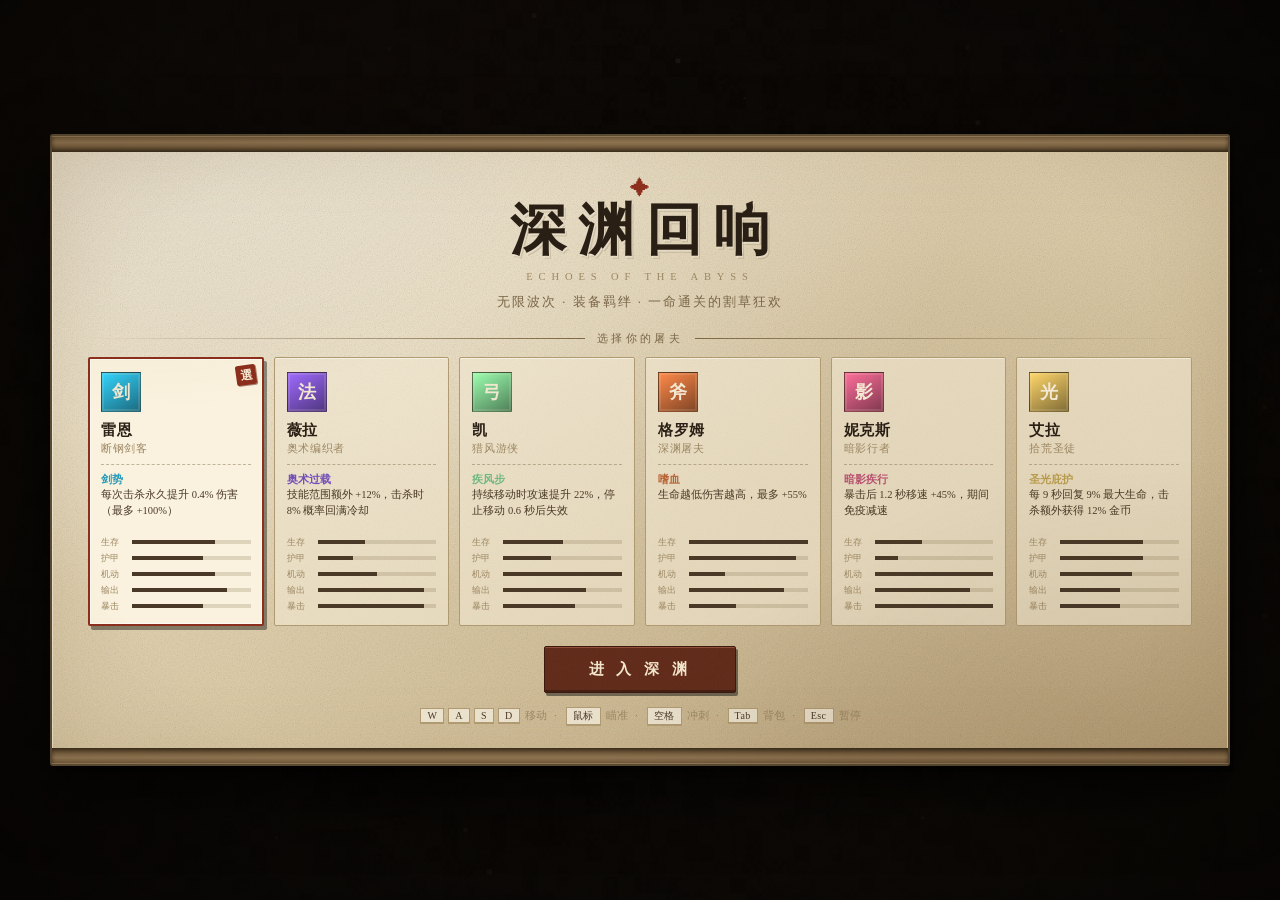
<file: index.html>
<!DOCTYPE html>
<html lang="zh-CN">
<head>
<meta charset="utf-8" />
<meta name="viewport" content="width=device-width,initial-scale=1,maximum-scale=1,user-scalable=no" />
<title>深渊回响 · Echoes of the Abyss</title>
<link rel="stylesheet" href="css/style.css" />
</head>
<body>
<div id="app">
  <canvas id="cv"></canvas>

  <!-- ======================= HUD ======================= -->
  <div id="hud" class="hidden">
    <!-- 左上：生命 -->
    <div class="hud-panel hero-panel">
      <div class="avatar" id="avatarBox"><span id="avatarGlyph">剑</span></div>
      <div class="bars">
        <div class="bar hp-bar">
          <i id="hpFill"></i>
          <span id="hpText">100 / 100</span>
        </div>
        <div class="bar xp-bar">
          <i id="xpFill"></i>
          <span id="xpText">Lv.1</span>
        </div>
      </div>
    </div>

    <!-- 中上：波次 -->
    <div class="hud-panel wave-panel">
      <div class="wave-line">
        <span class="wlabel">WAVE</span>
        <b id="waveNum">1</b>
      </div>
      <div class="wave-timer" id="waveTimer">45.0</div>
      <div class="kill-line">击杀 <b id="killNum">0</b></div>
    </div>

    <!-- 右上：金币 -->
    <div class="hud-panel gold-panel">
      <span class="coin">◈</span>
      <b id="goldNum">0</b>
    </div>

    <!-- 左下：佩戴位 + 背包 + 羁绊 -->
    <div class="hud-left-bottom">
      <div class="worn-line">
        <div class="worn-bar" id="wornBar"></div>
        <button class="bag-toggle" id="bagToggle">
          <span class="bag-glyph">▤</span>
          <span class="bag-label">背包</span>
          <b id="bagCount">0/12</b>
        </button>
      </div>
      <div class="bond-bar" id="bondBar"></div>
    </div>

    <!-- 右下 -->
    <div class="hud-right-bottom">
      <div class="dash-box" id="dashBox">
        <div class="dash-fill" id="dashFill"></div>
        <div class="dash-label">冲刺</div>
      </div>
      <div class="stat-list" id="statList"></div>
    </div>
  </div>

  <!-- ======================= 标题 / 选人 ======================= -->
  <div id="screen-title" class="screen show">
    <div class="title-scroll">
      <div class="scroll-top"></div>
      <div class="scroll-body">
        <div class="title-block">
          <div class="title-mark">✦</div>
          <h1>深渊回响</h1>
          <div class="title-en">ECHOES OF THE ABYSS</div>
          <div class="title-sub">无限波次 · 装备羁绊 · 一命通关的割草狂欢</div>
        </div>

        <div class="section-label">选择你的屠夫</div>
        <div class="char-select" id="charSelect"></div>

        <div class="title-actions">
          <button class="btn primary big" id="btnStart">进 入 深 渊</button>
        </div>
        <div class="hint-line">
          <kbd>W</kbd><kbd>A</kbd><kbd>S</kbd><kbd>D</kbd> 移动 &nbsp;·&nbsp;
          <kbd>鼠标</kbd> 瞄准 &nbsp;·&nbsp; <kbd>空格</kbd> 冲刺 &nbsp;·&nbsp;
          <kbd>Tab</kbd> 背包 &nbsp;·&nbsp; <kbd>Esc</kbd> 暂停
        </div>
      </div>
      <div class="scroll-bottom"></div>
    </div>
  </div>

  <!-- ======================= 升级三选一 ======================= -->
  <div id="screen-levelup" class="screen">
    <div class="panel">
      <div class="panel-head">
        <div class="panel-title"><span class="lvl-badge" id="lvlBadge">2</span> 等级提升</div>
        <div class="panel-sub">从深渊的馈赠中挑选一项</div>
        <div class="rule"><span>❦</span></div>
      </div>
      <div class="cards" id="perkCards"></div>
      <div class="panel-foot">
        <button class="btn ghost" id="btnRerollPerk">重掷 · <span class="coin">◈</span><b id="perkRerollCost">25</b></button>
      </div>
    </div>
  </div>

  <!-- ======================= 商店 ======================= -->
  <div id="screen-shop" class="screen">
    <div class="panel shop-panel">
      <div class="panel-head">
        <div class="panel-title">黑 市</div>
        <div class="panel-sub">第 <b id="shopWave">1</b> 波已清空 · 物资已上架</div>
        <div class="shop-gold"><span class="coin">◈</span><b id="shopGold">0</b></div>
        <div class="rule"><span>❦</span></div>
      </div>

      <div class="shop-columns">
        <div class="shop-grid" id="shopGrid"></div>
        <aside class="loadout-side">
          <div class="side-title">佩 戴</div>
          <div class="worn-bar mini" id="shopWornBar"></div>
          <div class="side-title">背 包 <span class="side-count" id="shopBagCount">0/12</span></div>
          <div class="bag-grid mini" id="shopBagGrid"></div>
          <div class="side-title">羁 绊</div>
          <div class="bond-bar mini" id="shopBondBar"></div>
        </aside>
      </div>

      <div class="panel-foot shop-actions">
        <div class="foot-left">
          <button class="btn ghost" id="btnRerollShop">刷新 <span class="coin">◈</span><b id="shopRerollCost">20</b></button>
          <button class="btn ghost" id="btnHeal">治疗 45% <span class="coin">◈</span><b id="healCost">30</b></button>
          <button class="btn ghost" id="btnShopBag">整理背包</button>
        </div>
        <button class="btn primary" id="btnNextWave">进入第 <b id="nextWaveNum">2</b> 波 →</button>
      </div>
    </div>
  </div>

  <!-- ======================= 背包 ======================= -->
  <div id="screen-bag" class="screen">
    <div class="panel bag-panel">
      <div class="panel-head">
        <div class="panel-title">行 囊</div>
        <div class="panel-sub">武器与护甲需置于佩戴位方生效 · 饰品置于行囊中即生效</div>
        <div class="rule"><span>❦</span></div>
      </div>

      <div class="bag-layout">
        <section class="worn-side">
          <div class="side-title">佩 戴 位</div>
          <div class="worn-bar big" id="bagWornBar"></div>
          <div class="worn-tip" id="wornTip">点击行囊中的武器 / 护甲可换上</div>
          <div class="side-title">羁 绊</div>
          <div class="bond-bar" id="bagBondBar"></div>
        </section>

        <section class="bag-side">
          <div class="side-title">
            行 囊
            <span class="side-count" id="bagCount2">0 / 12</span>
          </div>
          <div class="bag-grid" id="bagGrid"></div>
          <div class="bag-legend">
            <span class="lg lg-on">● 生效中</span>
            <span class="lg lg-off">○ 未生效</span>
            <span class="lg">点击装备 · 右上角 ⊗ 丢弃</span>
          </div>
        </section>
      </div>

      <div class="panel-foot">
        <button class="btn primary" id="btnCloseBag">返回战斗</button>
      </div>
    </div>
  </div>

  <!-- ======================= 暂停 ======================= -->
  <div id="screen-pause" class="screen">
    <div class="panel pause-panel">
      <div class="panel-head">
        <div class="panel-title">暂 停</div>
        <div class="rule"><span>❦</span></div>
      </div>
      <div class="pause-stats" id="pauseStats"></div>
      <div class="panel-foot">
        <button class="btn ghost" id="btnOpenBag2">行囊</button>
        <button class="btn primary" id="btnResume">继续</button>
        <button class="btn ghost" id="btnQuit">放弃本局</button>
      </div>
    </div>
  </div>

  <!-- ======================= 死亡 ======================= -->
  <div id="screen-death" class="screen">
    <div class="panel death-panel">
      <div class="death-seal">✝</div>
      <div class="death-title">深 渊 吞 噬 了 你</div>
      <div class="death-sub" id="deathSub">你坚持到了第 1 波</div>
      <div class="rule"><span>❦</span></div>
      <div class="death-stats" id="deathStats"></div>
      <button class="btn primary big" id="btnRestart">再 来 一 次</button>
    </div>
  </div>

  <div id="tipToast" class="toast"></div>
</div>

<!-- ============ 核心 ============ -->
<script src="js/core/rng.js"></script>
<script src="js/core/utils.js"></script>
<script src="js/core/grid.js"></script>
<script src="js/core/audio.js"></script>
<!-- ============ 数据 ============ -->
<script src="js/data/affixes.js"></script>
<script src="js/data/items.js"></script>
<script src="js/data/bonds.js"></script>
<script src="js/data/characters.js"></script>
<script src="js/data/perks.js"></script>
<script src="js/data/enemies.js"></script>
<script src="js/data/pixelart-actors.js"></script>
<script src="js/data/pixelart-items.js"></script>
<script src="js/data/pixelart-ground.js"></script>
<!-- ============ 模拟 ============ -->
<script src="js/sim/loot.js"></script>
<script src="js/sim/combat.js"></script>
<script src="js/sim/world.js"></script>
<script src="js/sim/net.js"></script>
<!-- ============ 渲染 / UI ============ -->
<script src="js/render/pixels.js"></script>
<script src="js/render/icons.js"></script>
<script src="js/render/renderer.js"></script>
<script src="js/ui/ui.js"></script>
<script src="js/main.js"></script>
</body>
</html>
</file>
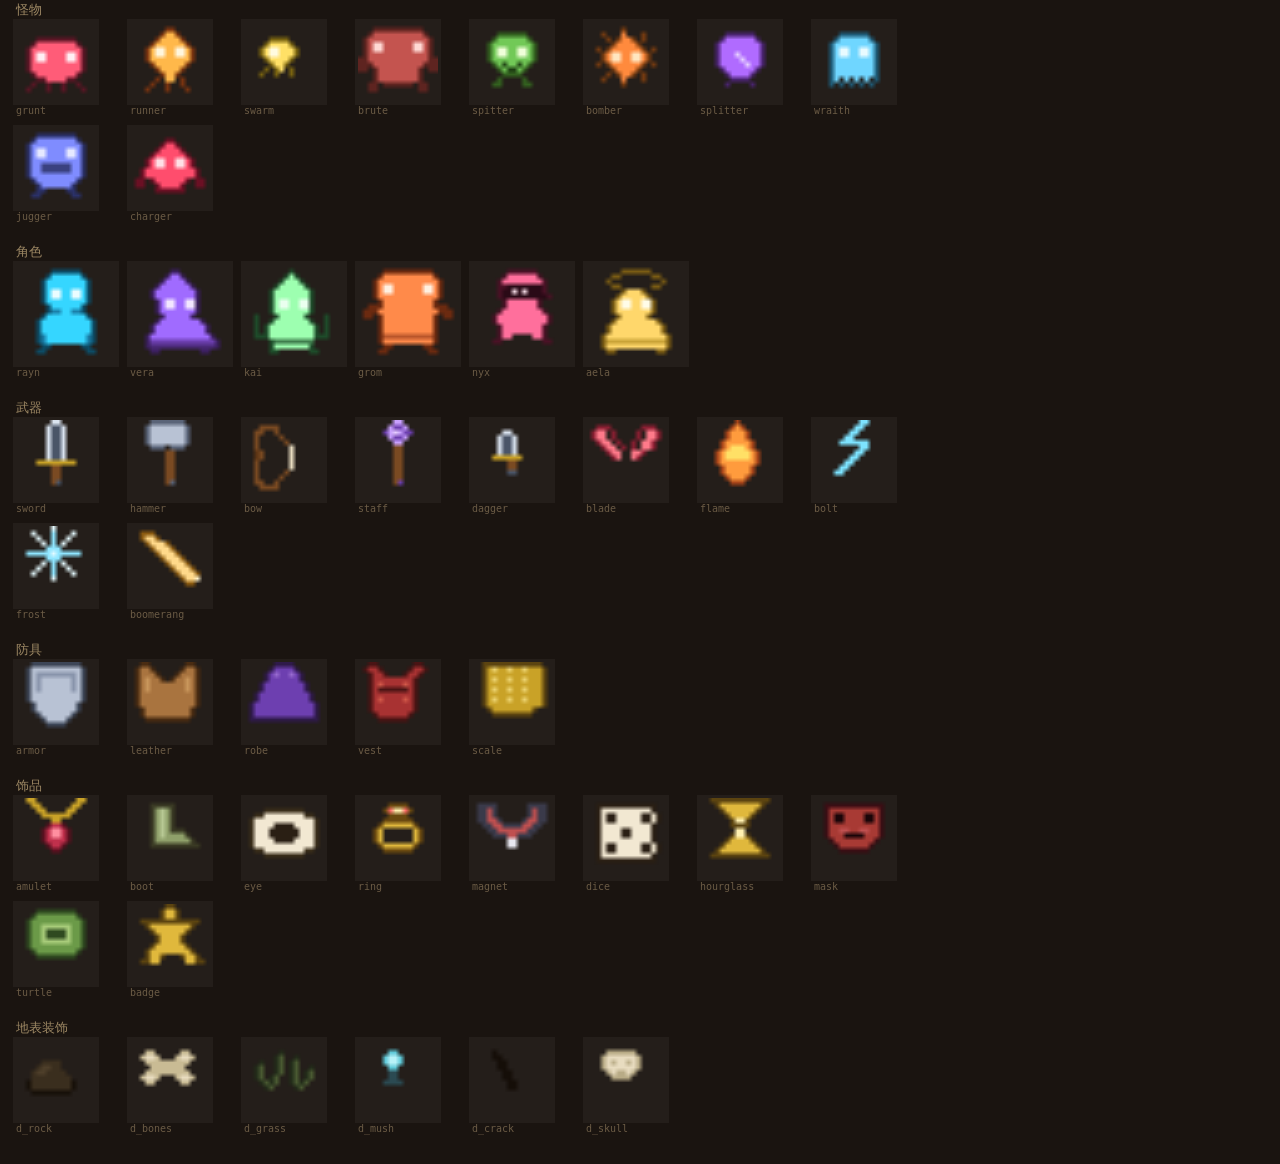
<file: test/gallery.html>
<!DOCTYPE html>
<html lang="zh-CN">
<head>
<meta charset="utf-8" />
<title>像素贴图一览</title>
<style>
  html,body{margin:0;background:#1a1410;color:#e9dcc0;font-family:Georgia,serif}
  canvas{display:block;image-rendering:pixelated}
  h3{margin:0;padding:14px 20px 0;font-size:13px;letter-spacing:.2em;color:#9c8763;font-weight:400}
</style>
</head>
<body>
<canvas id="c"></canvas>
<script src="../js/core/rng.js"></script>
<script src="../js/data/pixelart-actors.js"></script>
<script src="../js/data/pixelart-items.js"></script>
<script src="../js/data/pixelart-ground.js"></script>
<script src="../js/render/pixels.js"></script>
<script>
(function () {
  const SC = 5;          // 每个像素放大倍数
  const PAD = 10;
  const SECTIONS = [
    { title: '怪物', names: ['grunt','runner','swarm','brute','spitter','bomber','splitter','wraith','jugger','charger'] },
    { title: '角色', names: ['rayn','vera','kai','grom','nyx','aela'] },
    { title: '武器', names: ['sword','hammer','bow','staff','dagger','blade','flame','bolt','frost','boomerang'] },
    { title: '防具', names: ['armor','leather','robe','vest','scale'] },
    { title: '饰品', names: ['amulet','boot','eye','ring','magnet','dice','hourglass','mask','turtle','badge'] },
    { title: '地表装饰', names: ['d_rock','d_bones','d_grass','d_mush','d_crack','d_skull'] },
  ];

  const cv = document.getElementById('c');
  const ctx = cv.getContext('2d');
  ctx.imageSmoothingEnabled = false;

  // 布局：每个分区内每行最多 8 个
  const PER_ROW = 8;
  let y = 0;
  const plan = [];
  for (const sec of SECTIONS) {
    const cellH = Math.max(...sec.names.map(n => (RG.PIXEL_ART[n] ? RG.PIXEL_ART[n].h : 16))) * SC + 26;
    const rows = Math.ceil(sec.names.length / PER_ROW);
    plan.push({ sec, y, cellH, rows });
    y += 20 + rows * cellH + 10;
  }
  const W = 940;
  cv.width = W;
  cv.height = y + 10;
  cv.style.width = W + 'px';
  cv.style.height = (y + 10) + 'px';

  ctx.fillStyle = '#1a1410';
  ctx.fillRect(0, 0, cv.width, cv.height);
  ctx.textBaseline = 'alphabetic';

  for (const p of plan) {
    ctx.fillStyle = '#9c8763';
    ctx.font = '13px Georgia, serif';
    ctx.fillText(p.sec.title, 16, p.y + 14);

    p.sec.names.forEach((name, i) => {
      const spr = RG.pixel.sprite(name);
      if (!spr) return;
      const col = i % PER_ROW;
      const row = Math.floor(i / PER_ROW);
      const x = 16 + col * 114;
      const top = p.y + 22 + row * p.cellH;
      const w = spr.width * SC, h = spr.height * SC;
      ctx.fillStyle = 'rgba(255,255,255,.045)';
      ctx.fillRect(x - 3, top - 3, w + 6, h + 6);
      ctx.drawImage(spr, x, top, w, h);
      ctx.fillStyle = '#6b5b45';
      ctx.font = '10px monospace';
      ctx.fillText(name, x, top + h + 12);
    });
  }
})();
</script>
</body>
</html>
</file>
<file: css/style.css>
/* ==========================================================
   深渊回响 · Echoes of the Abyss
   视觉：羊皮纸 / 墨迹 / 火漆印 / 手工装帧
   原则：不使用玻璃拟态、不使用霓虹发光，用纸张纹理与
        实心投影建立层次。
   ========================================================== */

:root {
  /* 纸张 */
  --paper:      #e9dcc0;
  --paper-lit:  #f2e8d2;
  --paper-mid:  #ddcaa5;
  --paper-deep: #c9b489;
  --paper-dark: #b39c72;

  /* 墨 */
  --ink:        #2a1f14;
  --ink-soft:   #4a3927;
  --ink-faint:  #7a6547;
  --ink-ghost:  #9c8763;

  /* 线 */
  --line:       #b09a72;
  --line-deep:  #7d6845;
  --line-dark:  #5a4a30;

  /* 强调 */
  --seal:       #8c2f1c;
  --seal-deep:  #6b2113;
  --gold:       #9a7327;
  --moss:       #4d6b3c;

  /* 稀有度（浅纸上的可读版本） */
  --r-common: #5e4c36;
  --r-rare:   #23578c;
  --r-epic:   #663a8c;
  --r-legend: #9a6212;
  --r-mythic: #8c2f1c;

  --serif: "Songti SC", "SimSun", "STSong", "Noto Serif SC", "Source Han Serif SC", Georgia, "Times New Roman", serif;
  --serif-en: Georgia, "Times New Roman", "Songti SC", serif;
}

* { box-sizing: border-box; margin: 0; padding: 0; }

html, body {
  width: 100%; height: 100%;
  overflow: hidden;
  background: #0b0907;
  color: var(--ink);
  font-family: var(--serif);
  -webkit-font-smoothing: antialiased;
  user-select: none;
  -webkit-user-select: none;
}

#app { position: fixed; inset: 0; }

#cv {
  position: absolute; inset: 0;
  width: 100%; height: 100%;
  display: block;
  cursor: crosshair;
}

.hidden { display: none !important; }

/* ==========================================================
   纸张基材
   ========================================================== */
.paper-skin,
.hud-panel,
.panel,
.title-scroll,
.btn,
.bag-toggle {
  background-color: var(--paper);
  background-image:
    url("data:image/svg+xml,%3Csvg xmlns='http://www.w3.org/2000/svg' width='200' height='200'%3E%3Cfilter id='f'%3E%3CfeTurbulence type='fractalNoise' baseFrequency='0.82' numOctaves='4' stitchTiles='stitch'/%3E%3CfeColorMatrix type='saturate' values='0'/%3E%3C/filter%3E%3Crect width='200' height='200' filter='url(%23f)' opacity='0.30'/%3E%3C/svg%3E"),
    radial-gradient(ellipse at 15% 8%, rgba(255,252,240,.55), transparent 52%),
    radial-gradient(ellipse at 88% 92%, rgba(140,110,70,.26), transparent 58%),
    radial-gradient(ellipse at 70% 20%, rgba(160,130,85,.12), transparent 46%),
    linear-gradient(158deg, #f0e5cd 0%, #e3d3b1 45%, #d3bf95 100%);
  background-blend-mode: multiply, normal, normal, normal, normal;
}

/* ==========================================================
   像素图标
   ========================================================== */
.px-icon {
  width: 32px;
  height: 32px;
  display: block;
  image-rendering: pixelated;
  image-rendering: crisp-edges;
  -ms-interpolation-mode: nearest-neighbor;
}

.worn-slot .px-icon { width: 34px; height: 34px; }
.worn-bar.big .worn-slot .px-icon { width: 42px; height: 42px; flex: none; }
.worn-bar.mini .worn-slot .px-icon { width: 30px; height: 30px; }
.si-icon .px-icon { width: 38px; height: 38px; }
.bag-cell .px-icon { width: 44px; height: 44px; }
.bag-grid.mini .bag-cell .px-icon { width: 28px; height: 28px; }

/* 旧 SVG 规则保留兼容 */
.equip-slot svg { width: 30px; height: 30px; }

/* ==========================================================
   HUD
   ========================================================== */
#hud {
  position: absolute; inset: 0;
  pointer-events: none;
  font-size: 13px;
}

.hud-panel {
  position: absolute;
  border: 1px solid #6b5636;
  border-radius: 2px;
  background-color: #c6ae85;
  background-image:
    url("data:image/svg+xml,%3Csvg xmlns='http://www.w3.org/2000/svg' width='200' height='200'%3E%3Cfilter id='f'%3E%3CfeTurbulence type='fractalNoise' baseFrequency='0.8' numOctaves='4' stitchTiles='stitch'/%3E%3CfeColorMatrix type='saturate' values='0'/%3E%3C/filter%3E%3Crect width='200' height='200' filter='url(%23f)' opacity='0.38'/%3E%3C/svg%3E"),
    radial-gradient(ellipse at 14% 6%, rgba(255,248,228,.45), transparent 55%),
    radial-gradient(ellipse at 92% 96%, rgba(110,82,48,.42), transparent 62%),
    linear-gradient(158deg, #dbc9a4 0%, #c4ac81 52%, #ae9569 100%);
  background-blend-mode: multiply, normal, normal, normal;
  box-shadow:
    inset 0 1px 0 rgba(255,250,232,.55),
    inset 0 -1px 0 rgba(90,68,40,.28),
    inset 0 0 14px rgba(92,64,32,.18),
    2px 3px 0 rgba(0,0,0,.5);
}

/* ---- 左上：生命 ---- */
.hero-panel {
  top: 16px; left: 16px;
  display: flex; align-items: center; gap: 10px;
  padding: 7px 14px 7px 7px;
}

.avatar {
  width: 44px; height: 44px;
  display: grid; place-items: center;
  font-size: 20px; font-weight: 700;
  color: var(--paper-lit);
  background: linear-gradient(150deg, #6d5433, #3f301c);
  border: 1px solid var(--line-dark);
  border-radius: 2px;
  box-shadow: inset 0 0 0 2px rgba(233,220,192,.18), 1px 2px 0 rgba(0,0,0,.35);
  text-shadow: 0 1px 0 rgba(0,0,0,.6);
}

.bars { display: flex; flex-direction: column; gap: 4px; width: 208px; }

.bar {
  position: relative;
  height: 15px;
  border: 1px solid var(--line-dark);
  border-radius: 1px;
  background: rgba(90,70,45,.22);
  overflow: hidden;
  box-shadow: inset 0 1px 3px rgba(60,45,28,.35);
}
.bar i {
  position: absolute; left: 0; top: 0; bottom: 0;
  width: 100%; display: block;
  transition: width .12s linear;
}
.hp-bar i {
  background: linear-gradient(180deg, #a8392a, #7d2418);
  box-shadow: inset 0 1px 0 rgba(255,180,150,.35);
}
.xp-bar { height: 9px; }
.xp-bar i {
  background: linear-gradient(180deg, #5a7a52, #3e5738);
  box-shadow: inset 0 1px 0 rgba(200,230,180,.3);
}
.bar span {
  position: absolute; inset: 0;
  display: grid; place-items: center;
  font-family: var(--serif-en);
  font-size: 10px; font-weight: 700;
  letter-spacing: .04em;
  color: #f4ecd8;
  text-shadow: 0 1px 1px rgba(0,0,0,.85);
  z-index: 2;
  font-variant-numeric: tabular-nums;
}
.xp-bar span { font-size: 8.5px; }

/* ---- 中上：波次 ---- */
.wave-panel {
  top: 16px; left: 50%;
  transform: translateX(-50%);
  min-width: 132px;
  padding: 6px 20px 8px;
  text-align: center;
}
.wave-line {
  display: flex; align-items: baseline; justify-content: center; gap: 7px;
  font-family: var(--serif-en);
}
.wlabel { font-size: 9px; letter-spacing: .32em; color: var(--ink-ghost); }
.wave-line b { font-size: 19px; color: var(--seal); }
.wave-timer {
  font-family: var(--serif-en);
  font-size: 21px; font-weight: 400;
  color: var(--ink);
  line-height: 1.1;
  font-variant-numeric: tabular-nums;
}
.wave-timer.urgent { color: var(--seal); }
.kill-line { font-size: 9.5px; color: var(--ink-ghost); letter-spacing: .12em; }
.kill-line b { color: var(--ink-soft); font-family: var(--serif-en); }

/* ---- 右上：金币 ---- */
.gold-panel {
  top: 16px; right: 16px;
  display: flex; align-items: center; gap: 7px;
  padding: 9px 15px;
  min-width: 92px; justify-content: center;
  font-family: var(--serif-en);
  font-size: 16px; font-weight: 700;
  color: var(--gold);
}
.coin { color: var(--gold); font-size: 12px; }

/* ---- 左下 ---- */
.hud-left-bottom {
  position: absolute;
  left: 16px; bottom: 16px;
  display: flex; flex-direction: column; gap: 8px;
  max-width: 400px;
  align-items: flex-start;
}

.worn-line { display: flex; gap: 8px; align-items: flex-end; }

.worn-bar { display: flex; gap: 7px; }

.worn-slot {
  position: relative;
  width: 54px; height: 54px;
  border: 1px solid var(--line-deep);
  border-radius: 2px;
  display: grid; place-items: center;
  background-color: var(--paper-mid);
  background-image:
    url("data:image/svg+xml,%3Csvg xmlns='http://www.w3.org/2000/svg' width='120' height='120'%3E%3Cfilter id='f'%3E%3CfeTurbulence type='fractalNoise' baseFrequency='0.9' numOctaves='3'/%3E%3CfeColorMatrix type='saturate' values='0'/%3E%3C/filter%3E%3Crect width='120' height='120' filter='url(%23f)' opacity='0.3'/%3E%3C/svg%3E");
  background-blend-mode: multiply;
  box-shadow:
    inset 0 1px 0 rgba(255,255,250,.5),
    1px 2px 0 rgba(0,0,0,.4);
  transition: transform .14s;
}
.worn-slot svg { width: 28px; height: 28px; }
.worn-slot:hover { transform: translateY(-2px); }
.worn-slot .slot-tag {
  position: absolute; bottom: -5px; left: 50%; transform: translateX(-50%);
  font-size: 8px; letter-spacing: .1em;
  color: var(--paper-lit);
  background: var(--ink-soft);
  padding: 0 5px; border-radius: 1px;
  white-space: nowrap;
}
.worn-slot.empty { opacity: .55; }
.worn-slot.empty svg { opacity: .28; }

/* 稀有度：用印泥色描边 */
.r-common { border-color: #7d6a4e; }
.r-rare   { border-color: #2b5f93; box-shadow: inset 0 1px 0 rgba(255,255,250,.5), 1px 2px 0 rgba(0,0,0,.4), inset 0 0 0 1px rgba(43,95,147,.4); }
.r-epic   { border-color: #6b3f8f; box-shadow: inset 0 1px 0 rgba(255,255,250,.5), 1px 2px 0 rgba(0,0,0,.4), inset 0 0 0 1px rgba(107,63,143,.4); }
.r-legend { border-color: #9a6212; box-shadow: inset 0 1px 0 rgba(255,255,250,.5), 1px 2px 0 rgba(0,0,0,.4), inset 0 0 0 1px rgba(154,98,18,.45); }
.r-mythic { border-color: #8c2f1c; box-shadow: inset 0 1px 0 rgba(255,255,250,.5), 1px 2px 0 rgba(0,0,0,.4), inset 0 0 0 1px rgba(140,47,28,.5); }

/* 背包按钮 */
.bag-toggle {
  pointer-events: auto;
  display: flex; align-items: center; gap: 6px;
  padding: 8px 12px;
  border: 1px solid var(--line-deep);
  border-radius: 2px;
  font-family: var(--serif);
  font-size: 11.5px;
  color: var(--ink-soft);
  cursor: pointer;
  transition: transform .14s;
  box-shadow: inset 0 1px 0 rgba(255,255,250,.6), 1px 2px 0 rgba(0,0,0,.4);
}
.bag-toggle:hover { transform: translateY(-2px); }
.bag-glyph { font-size: 13px; color: var(--ink-faint); }
.bag-toggle b { font-family: var(--serif-en); color: var(--seal); font-size: 11px; }
.bag-toggle.full { border-color: var(--seal); background-color: #f0dcc0; }
.bag-toggle.full b { color: var(--seal-deep); }

/* 羁绊 */
.bond-bar { display: flex; flex-wrap: wrap; gap: 5px; }
.bond-chip {
  display: flex; align-items: center; gap: 5px;
  padding: 2px 7px;
  border: 1px solid var(--line);
  border-radius: 1px;
  font-size: 10.5px;
  color: var(--ink-ghost);
  background: rgba(233,220,192,.82);
  box-shadow: 1px 1px 0 rgba(0,0,0,.28);
}
.bond-chip.active {
  color: var(--ink);
  border-color: var(--line-deep);
  background: rgba(242,232,210,.96);
}
.bond-chip b { font-family: var(--serif-en); font-size: 10px; }
.bond-chip .bdot {
  width: 5px; height: 5px; border-radius: 50%;
  background: currentColor; opacity: .35;
}
.bond-chip.active .bdot { opacity: 1; }

/* ---- 右下 ---- */
.hud-right-bottom {
  position: absolute;
  right: 16px; bottom: 16px;
  display: flex; align-items: flex-end; gap: 10px;
}

.dash-box {
  position: relative;
  width: 54px; height: 54px;
  border: 1px solid var(--line-deep);
  border-radius: 2px;
  overflow: hidden;
  display: grid; place-items: center;
  background-color: var(--paper-mid);
  box-shadow: inset 0 1px 0 rgba(255,255,250,.5), 1px 2px 0 rgba(0,0,0,.4);
}
.dash-fill {
  position: absolute; left: 0; right: 0; bottom: 0;
  height: 100%;
  background: repeating-linear-gradient(45deg,
    rgba(108,88,58,.22) 0 4px, rgba(108,88,58,.10) 4px 8px);
  transition: height .1s linear;
}
.dash-label {
  position: relative; z-index: 2;
  font-size: 10px; letter-spacing: .12em; color: var(--ink-soft);
}

.stat-list {
  display: grid;
  font-family: var(--serif-en);
  font-size: 11.5px;
  color: var(--ink-soft);
  text-align: right;
  line-height: 1.68;
  padding: 8px 13px;
  min-width: 138px;
  border: 1px solid var(--line-deep);
  border-radius: 2px;
  background: rgba(233,220,192,.9);
  box-shadow: inset 0 1px 0 rgba(255,255,250,.55), 1px 2px 0 rgba(0,0,0,.4);
}
.stat-list i { color: var(--seal); font-style: normal; font-weight: 700; }

/* ==========================================================
   屏幕
   ========================================================== */
.screen {
  position: absolute; inset: 0;
  display: none;
  align-items: center; justify-content: center;
  flex-direction: column;
  background: rgba(10, 7, 4, 0.76);
  z-index: 20;
  padding: 22px;
}
.screen.show { display: flex; animation: screenIn .2s ease-out; }
@keyframes screenIn { from { opacity: 0; } to { opacity: 1; } }

.panel {
  width: min(980px, 100%);
  max-height: calc(100vh - 48px);
  overflow-y: auto;
  border: 2px solid var(--line-dark);
  border-radius: 3px;
  padding: 30px 34px 26px;
  position: relative;
  box-shadow:
    inset 0 0 0 1px rgba(255,252,240,.5),
    inset 0 0 60px rgba(150,120,80,.16),
    0 18px 50px rgba(0,0,0,.7),
    4px 5px 0 rgba(0,0,0,.35);
}

.panel::before {
  content: "";
  position: absolute;
  inset: 9px;
  border: 1px solid rgba(125,104,69,.45);
  pointer-events: none;
}

/* 旧纸的污渍与暗角：让大面积纸面不至于太"新" */
.panel::after,
.title-scroll::after {
  content: "";
  position: absolute;
  inset: 0;
  pointer-events: none;
  background:
    radial-gradient(ellipse at 10% 6%, rgba(112,80,42,.13), transparent 30%),
    radial-gradient(ellipse at 92% 84%, rgba(112,80,42,.11), transparent 28%),
    radial-gradient(ellipse at 68% 97%, rgba(96,66,32,.10), transparent 24%),
    radial-gradient(ellipse at 50% 50%, transparent 62%, rgba(96,66,32,.10));
  mix-blend-mode: multiply;
}

.panel-head { margin-bottom: 20px; }
.panel-title {
  font-size: 23px; font-weight: 700;
  letter-spacing: .2em;
  color: var(--ink);
  display: flex; align-items: center; gap: 12px;
}
.panel-sub {
  font-size: 12.5px; color: var(--ink-faint);
  letter-spacing: .06em; margin-top: 7px;
}
.panel-foot {
  display: flex; align-items: center; justify-content: flex-end;
  gap: 12px; margin-top: 22px;
  flex-wrap: wrap;
}

.rule {
  display: flex; align-items: center; gap: 10px;
  margin: 14px 0 0;
  color: var(--ink-ghost);
}
.rule::before, .rule::after {
  content: ""; flex: 1; height: 1px;
  background: linear-gradient(90deg, transparent, var(--line-deep) 50%, transparent);
}
.rule span { font-size: 11px; line-height: 1; }

.lvl-badge {
  display: inline-grid; place-items: center;
  min-width: 32px; height: 32px; padding: 0 7px;
  background: var(--seal);
  color: var(--paper-lit);
  font-family: var(--serif-en);
  font-size: 16px; font-weight: 700;
  border: 1px solid var(--seal-deep);
  box-shadow: inset 0 1px 0 rgba(255,180,160,.35), 1px 2px 0 rgba(0,0,0,.4);
}

/* ---- 按钮 ---- */
.btn {
  font-family: var(--serif);
  font-size: 13px; font-weight: 600;
  letter-spacing: .1em;
  padding: 9px 22px;
  border-radius: 2px;
  border: 1px solid var(--line-deep);
  color: var(--ink-soft);
  cursor: pointer;
  display: inline-flex; align-items: center; gap: 7px;
  pointer-events: auto;
  transition: transform .12s, background-color .12s;
  box-shadow:
    inset 0 1px 0 rgba(255,255,250,.6),
    1px 2px 0 rgba(0,0,0,.4);
}
.btn:hover { transform: translateY(-1px); background-color: var(--paper-lit); }
.btn:active { transform: translateY(1px); box-shadow: inset 0 1px 3px rgba(90,70,45,.4); }

.btn.primary {
  background-color: #5d2a19;
  background-image:
    url("data:image/svg+xml,%3Csvg xmlns='http://www.w3.org/2000/svg' width='120' height='120'%3E%3Cfilter id='f'%3E%3CfeTurbulence type='fractalNoise' baseFrequency='0.9' numOctaves='3'/%3E%3CfeColorMatrix type='saturate' values='0'/%3E%3C/filter%3E%3Crect width='120' height='120' filter='url(%23f)' opacity='0.22'/%3E%3C/svg%3E");
  background-blend-mode: overlay;
  border: 1px solid #3a1a0e;
  color: #f2e6cd;
  font-weight: 700;
  box-shadow:
    inset 0 1px 0 rgba(255,160,130,.3),
    inset 0 -2px 0 rgba(0,0,0,.3),
    2px 3px 0 rgba(0,0,0,.45);
}
.btn.primary:hover { background-color: #6e3320; }
.btn.ghost { background: transparent; border-color: var(--line); color: var(--ink-faint); box-shadow: none; }
.btn.ghost:hover { border-color: var(--line-deep); color: var(--ink); background-color: rgba(242,232,210,.5); }
.btn.big { font-size: 15px; padding: 13px 44px; letter-spacing: .3em; }
.btn:disabled { opacity: .4; cursor: not-allowed; transform: none !important; }
.btn .coin { font-size: 11px; }

/* ==========================================================
   标题页
   ========================================================== */
#screen-title {
  justify-content: center;
  background: radial-gradient(ellipse at 50% 45%, rgba(12,9,6,.5), rgba(6,4,3,.9));
}

.title-scroll {
  width: min(1180px, 100%);
  border: 2px solid var(--line-dark);
  border-radius: 3px;
  box-shadow:
    inset 0 0 0 1px rgba(255,252,240,.5),
    inset 0 0 80px rgba(150,120,80,.18),
    0 24px 70px rgba(0,0,0,.8),
    4px 6px 0 rgba(0,0,0,.35);
  overflow: hidden;
}
.scroll-top, .scroll-bottom {
  height: 16px;
  background: linear-gradient(180deg, #6b5335, #8d7350 40%, #5a4529);
  box-shadow: inset 0 1px 0 rgba(255,230,190,.25), inset 0 -2px 4px rgba(0,0,0,.45);
  position: relative;
}
.scroll-bottom { transform: scaleY(-1); }
.scroll-body { padding: 26px 36px 22px; }

.title-block { text-align: center; }
.title-mark { font-size: 20px; color: var(--seal); line-height: 1; }
.title-block h1 {
  font-size: clamp(36px, 5vw, 56px);
  font-weight: 700;
  letter-spacing: .22em;
  line-height: 1.15;
  margin-left: .22em;
  color: var(--ink);
  text-shadow: 1px 2px 0 rgba(255,250,235,.5), 2px 3px 0 rgba(120,95,60,.22);
}
.title-en {
  font-family: var(--serif-en);
  font-size: 10.5px; letter-spacing: .56em;
  color: var(--ink-ghost);
  margin-top: 8px;
}
.title-sub {
  font-size: 12.5px; color: var(--ink-faint);
  letter-spacing: .16em; margin-top: 12px;
}

.section-label {
  font-size: 11px; letter-spacing: .3em;
  color: var(--ink-faint);
  margin: 20px 0 11px;
  display: flex; align-items: center; gap: 12px;
}
.section-label::before, .section-label::after {
  content: ""; height: 1px; flex: 1;
  background: linear-gradient(90deg, transparent, var(--line-deep));
}
.section-label::after { background: linear-gradient(90deg, var(--line-deep), transparent); }

.char-select {
  display: grid;
  grid-template-columns: repeat(6, minmax(0, 1fr));
  gap: 10px;
}
@media (max-width: 1080px) { .char-select { grid-template-columns: repeat(3, 1fr); } }

.char-card {
  position: relative;
  background-color: rgba(242,232,210,.62);
  border: 1px solid var(--line);
  border-radius: 2px;
  padding: 14px 12px 12px;
  cursor: pointer;
  transition: background-color .16s, transform .16s, box-shadow .16s;
  box-shadow: inset 0 1px 0 rgba(255,255,250,.5);
}
.char-card:hover {
  background-color: rgba(248,240,222,.92);
  transform: translateY(-3px);
  box-shadow: inset 0 1px 0 rgba(255,255,250,.6), 2px 3px 0 rgba(0,0,0,.35);
}
.char-card.selected {
  background-color: #faf2de;
  border: 2px solid var(--seal);
  padding: 13px 11px 11px;
  box-shadow: inset 0 0 0 1px rgba(255,255,250,.7), 3px 4px 0 rgba(0,0,0,.4);
}
.char-card.selected::after {
  content: "選";
  position: absolute; top: 6px; right: 6px;
  width: 20px; height: 20px;
  display: grid; place-items: center;
  font-size: 12px; font-weight: 700;
  color: #f6e9d2;
  background: var(--seal);
  border-radius: 2px;
  transform: rotate(-8deg);
  box-shadow: 1px 1px 0 rgba(90,30,20,.5);
}

.cc-glyph {
  width: 40px; height: 40px;
  display: grid; place-items: center;
  font-size: 18px; font-weight: 700;
  color: var(--paper-lit);
  margin-bottom: 9px;
  border: 1px solid rgba(40,30,18,.5);
  box-shadow: inset 0 0 0 2px rgba(233,220,192,.15);
}
.cc-name { font-size: 14.5px; font-weight: 700; letter-spacing: .05em; color: var(--ink); }
.cc-title { font-size: 10.5px; color: var(--ink-ghost); letter-spacing: .06em; margin-top: 2px; }
.cc-perk {
  font-size: 10.5px; color: var(--ink-soft); line-height: 1.5;
  margin-top: 8px; padding-top: 7px;
  border-top: 1px dashed rgba(125,104,69,.45);
  height: 64px;
  overflow: hidden;
}
.cc-stats { margin-top: 8px; display: flex; flex-direction: column; gap: 3px; }
.cc-stat { display: flex; align-items: center; gap: 5px; font-size: 9px; color: var(--ink-ghost); }
.cc-stat .k { width: 26px; flex: none; }
.cc-stat .track {
  flex: 1; height: 4px;
  background: rgba(125,104,69,.22);
  overflow: hidden;
}
.cc-stat .track i { display: block; height: 100%; background: var(--ink-soft); }

.title-actions { display: flex; justify-content: center; margin-top: 20px; }
.hint-line {
  margin-top: 14px; text-align: center;
  font-size: 11px; color: var(--ink-ghost);
  letter-spacing: .04em;
}
kbd {
  display: inline-block;
  font-family: var(--serif-en); font-size: 10px;
  padding: 1px 6px; margin: 0 2px;
  border: 1px solid var(--line);
  border-bottom-width: 2px;
  background: rgba(255,252,242,.6);
  color: var(--ink-soft);
}

/* ==========================================================
   升级卡片
   ========================================================== */
.cards { display: grid; grid-template-columns: repeat(3, 1fr); gap: 13px; }
@media (max-width: 820px) { .cards { grid-template-columns: 1fr; } }

.perk-card {
  position: relative;
  background-color: rgba(245,236,216,.75);
  border: 1px solid var(--line);
  border-radius: 2px;
  padding: 18px 16px 16px;
  cursor: pointer;
  transition: all .16s ease;
  min-height: 176px;
  display: flex; flex-direction: column;
  box-shadow: inset 0 1px 0 rgba(255,255,250,.6);
}
.perk-card:hover {
  background-color: #fbf3e0;
  transform: translateY(-4px);
  border-color: var(--line-dark);
  box-shadow: inset 0 1px 0 rgba(255,255,250,.7), 3px 4px 0 rgba(0,0,0,.35);
}
.perk-card::before {
  content: ""; position: absolute; left: 0; right: 0; top: 0; height: 4px;
  background: var(--rc, var(--line-deep));
}

.perk-icon {
  width: 44px; height: 44px;
  display: grid; place-items: center;
  margin-bottom: 12px;
  font-size: 21px; font-weight: 700;
  color: var(--rc, var(--ink-soft));
  border: 1px solid var(--line);
  background: rgba(255,252,242,.55);
  box-shadow: inset 0 0 0 1px rgba(255,255,250,.6);
}
.perk-name { font-size: 15.5px; font-weight: 700; letter-spacing: .04em; color: var(--ink); }
.perk-tier { font-size: 9.5px; letter-spacing: .2em; color: var(--ink-ghost); margin-top: 4px; }
.perk-desc {
  font-size: 12.5px; line-height: 1.72; color: var(--ink-soft);
  margin-top: 11px; flex: 1;
}
.perk-desc em { color: var(--seal); font-style: normal; font-weight: 700; }
.perk-stack {
  position: absolute; top: 12px; right: 12px;
  font-family: var(--serif-en); font-size: 10px;
  color: var(--ink-faint);
  border: 1px solid var(--line);
  padding: 1px 6px;
}

/* ==========================================================
   商店
   ========================================================== */
.shop-panel { width: min(1060px, 100%); }

/* 商店右上角的金币显示：让人不用去瞄 HUD */
.shop-gold {
  position: absolute;
  top: 28px; right: 32px;
  display: flex; align-items: center; gap: 6px;
  padding: 6px 14px;
  border: 1px solid var(--line-deep);
  background: rgba(255,252,242,.55);
  font-family: var(--serif-en);
  font-size: 17px; font-weight: 700;
  color: var(--gold);
  box-shadow: inset 0 1px 0 rgba(255,255,250,.6), 1px 2px 0 rgba(0,0,0,.28);
}
.shop-gold .coin { font-size: 12px; }

.shop-columns { display: grid; grid-template-columns: 1fr 258px; gap: 22px; }
@media (max-width: 940px) { .shop-columns { grid-template-columns: 1fr; } }

.shop-grid { display: grid; grid-template-columns: repeat(2, 1fr); gap: 11px; align-content: start; }
@media (max-width: 640px) { .shop-grid { grid-template-columns: 1fr; } }

.shop-item {
  position: relative;
  display: flex; gap: 11px;
  background-color: rgba(246,238,220,.7);
  border: 1px solid var(--line);
  border-radius: 2px;
  padding: 12px;
  min-height: 110px;
  cursor: pointer;
  transition: background-color .16s, transform .16s, box-shadow .16s;
  box-shadow: inset 0 1px 0 rgba(255,255,250,.55);
}
.shop-item:hover {
  background-color: #fbf5e6;
  transform: translateY(-2px);
  border-color: var(--line-dark);
  box-shadow: inset 0 1px 0 rgba(255,255,250,.6), 3px 4px 0 rgba(0,0,0,.32);
}
.shop-item.sold { opacity: .42; cursor: default; transform: none !important; box-shadow: none !important; }
.shop-item.cant { opacity: .6; cursor: not-allowed; }
.shop-item.cant:hover { transform: none; }

.si-icon {
  width: 50px; height: 50px; flex: none;
  display: grid; place-items: center;
  border: 1px solid var(--line);
  background: rgba(255,252,242,.5);
  box-shadow: inset 0 0 0 1px rgba(255,255,250,.55);
}
.si-icon svg { width: 30px; height: 30px; }

.si-body { flex: 1; min-width: 0; }
.si-name {
  font-size: 14.5px; font-weight: 700;
  color: var(--rc, var(--ink));
  padding-right: 48px;
  line-height: 1.3;
}
.si-meta { font-size: 10.5px; color: var(--ink-faint); letter-spacing: .06em; margin-top: 3px; }
.si-stats { margin-top: 7px; display: flex; flex-direction: column; gap: 1px; }
.si-stat { font-family: var(--serif-en); font-size: 12px; color: #3d3021; line-height: 1.55; }
.si-stat.affix { color: #2b5f93; }

.si-price {
  position: absolute; top: 10px; right: 11px;
  font-family: var(--serif-en); font-size: 13px; font-weight: 700;
  color: var(--gold);
  display: flex; align-items: center; gap: 3px;
}
.si-price.no { color: var(--seal); }
.si-buy-hint {
  position: absolute; right: 11px; bottom: 9px;
  font-size: 9.5px; letter-spacing: .08em; color: var(--ink-ghost);
}

.loadout-side {
  border-left: 1px solid rgba(125,104,69,.4);
  padding-left: 18px;
  display: flex; flex-direction: column; gap: 8px;
}
.side-title {
  font-size: 10px; letter-spacing: .26em; color: var(--ink-faint);
  margin-top: 4px;
  display: flex; justify-content: space-between; align-items: baseline;
}
.side-count { font-family: var(--serif-en); letter-spacing: 0; color: var(--seal); }

.worn-bar.mini { display: grid; grid-template-columns: 1fr 1fr; gap: 7px; }
.worn-bar.mini .worn-slot { width: 100%; height: 50px; }
.bond-bar.mini { flex-direction: column; gap: 4px; }
.bond-bar.mini .bond-chip { font-size: 10px; }

.shop-actions { justify-content: space-between; border-top: 1px solid rgba(125,104,69,.4); padding-top: 16px; }
.foot-left { display: flex; gap: 9px; flex-wrap: wrap; }

/* ==========================================================
   背包
   ========================================================== */
.bag-panel { width: min(1080px, 100%); }

.bag-layout { display: grid; grid-template-columns: 300px 1fr; gap: 26px; }
@media (max-width: 860px) { .bag-layout { grid-template-columns: 1fr; } }

.worn-side {
  border-right: 1px solid rgba(125,104,69,.4);
  padding-right: 22px;
  display: flex; flex-direction: column; gap: 9px;
}
.worn-bar.big { flex-direction: column; }
.worn-bar.big .worn-slot {
  width: 100%; height: 66px;
  display: flex; align-items: center; justify-content: flex-start;
  gap: 12px; padding: 0 12px;
}
.worn-bar.big .worn-slot svg { width: 30px; height: 30px; flex: none; }
.worn-slot .ws-body { flex: 1; min-width: 0; text-align: left; }
.worn-slot .ws-name { font-size: 12.5px; font-weight: 700; line-height: 1.3; }
.worn-slot .ws-tag { font-size: 9.5px; color: var(--ink-ghost); margin-top: 2px; }
.worn-slot .ws-empty { font-size: 12px; color: var(--ink-ghost); }

.worn-tip {
  font-size: 10.5px; color: var(--ink-ghost);
  line-height: 1.6; margin: 2px 0 6px; padding-left: 2px;
}

.bag-side { display: flex; flex-direction: column; gap: 9px; }

.bag-grid { display: grid; grid-template-columns: repeat(4, minmax(0, 96px)); gap: 8px; }
.bag-grid.mini {
  grid-template-columns: repeat(3, 1fr);
  gap: 6px;
  max-height: 264px;
  overflow-y: auto;
  padding-right: 2px;
}

.bag-cell {
  position: relative;
  aspect-ratio: 1 / 1;
  border: 1px solid var(--line-deep);
  border-radius: 2px;
  display: grid; place-items: center;
  background-color: rgba(214,198,166,.42);
  box-shadow: inset 0 1px 3px rgba(120,95,60,.22);
  transition: background-color .14s, transform .14s;
  cursor: default;
}
.bag-cell.has {
  cursor: pointer;
  background-color: #f7efdd;
  box-shadow: inset 0 1px 0 rgba(255,255,250,.7), 1px 1px 0 rgba(0,0,0,.18);
}
.bag-cell.has:hover {
  transform: translateY(-2px);
  background-color: #fdf7e9;
  box-shadow: 1px 2px 0 rgba(0,0,0,.28);
}
.bag-cell.empty { opacity: .5; }
.bag-cell svg { width: 30px; height: 30px; }

.bag-cell.on::after {
  content: "效";
  position: absolute; top: -5px; right: -5px;
  width: 17px; height: 17px;
  display: grid; place-items: center;
  font-size: 9px; font-weight: 700;
  color: #f6e9d2;
  background: var(--moss);
  border-radius: 1px;
  box-shadow: 1px 1px 0 rgba(0,0,0,.3);
}
.bag-cell.off::before {
  content: "";
  position: absolute; inset: 0;
  background: rgba(210,198,176,.42);
  pointer-events: none;
}
.bag-cell .cell-drop {
  position: absolute; left: -4px; top: -4px;
  width: 15px; height: 15px;
  display: none; place-items: center;
  font-size: 10px; line-height: 1;
  color: #f6e9d2; background: var(--seal);
  border-radius: 1px;
  box-shadow: 1px 1px 0 rgba(0,0,0,.3);
}
.bag-cell.has:hover .cell-drop { display: grid; }

.bag-legend {
  display: flex; gap: 14px; flex-wrap: wrap;
  font-size: 10px; color: var(--ink-ghost);
  margin-top: 2px;
}
.bag-legend .lg-on { color: var(--moss); }
.bag-legend .lg-off { color: var(--ink-faint); }

/* ==========================================================
   暂停 / 死亡
   ========================================================== */
.pause-panel { width: min(540px, 100%); }
.pause-stats, .death-stats {
  display: grid; grid-template-columns: repeat(2, 1fr);
  gap: 9px; margin-top: 8px;
}
.stat-cell {
  border: 1px solid rgba(125,104,69,.5);
  padding: 10px 13px;
  background: rgba(255,252,242,.4);
}
.stat-cell .sk { font-size: 10px; letter-spacing: .16em; color: var(--ink-faint); }
.stat-cell .sv {
  font-family: var(--serif-en); font-size: 19px; font-weight: 700;
  color: var(--ink); margin-top: 3px;
}

.death-panel { width: min(600px, 100%); text-align: center; }
.death-seal { font-size: 26px; color: var(--seal); opacity: .85; margin-bottom: 2px; }
.death-title {
  font-size: 27px; font-weight: 700; letter-spacing: .22em;
  color: var(--seal-deep);
  margin-bottom: 7px;
}
.death-sub { font-size: 12px; color: var(--ink-faint); letter-spacing: .08em; margin-bottom: 4px; }
.death-stats { margin: 18px 0 22px; text-align: left; }

/* ==========================================================
   Toast
   ========================================================== */
.toast {
  position: absolute;
  left: 50%; bottom: 118px;
  transform: translate(-50%, 14px);
  padding: 8px 20px;
  background-color: var(--paper-lit);
  background-image:
    url("data:image/svg+xml,%3Csvg xmlns='http://www.w3.org/2000/svg' width='120' height='120'%3E%3Cfilter id='f'%3E%3CfeTurbulence type='fractalNoise' baseFrequency='0.9' numOctaves='3'/%3E%3CfeColorMatrix type='saturate' values='0'/%3E%3C/filter%3E%3Crect width='120' height='120' filter='url(%23f)' opacity='0.28'/%3E%3C/svg%3E");
  background-blend-mode: multiply;
  border: 1px solid var(--line-deep);
  font-size: 12.5px;
  letter-spacing: .04em;
  color: var(--ink);
  opacity: 0;
  pointer-events: none;
  transition: all .26s cubic-bezier(.2,.9,.3,1);
  z-index: 30;
  box-shadow: 2px 3px 0 rgba(0,0,0,.4);
  white-space: nowrap;
}
.toast.show { opacity: 1; transform: translate(-50%, 0); }
.toast.good { border-left: 3px solid var(--moss); }
.toast.bad { border-left: 3px solid var(--seal); }
.toast.gold { border-left: 3px solid var(--gold); }

/* ==========================================================
   Tooltip
   ========================================================== */
.rg-tip {
  position: fixed;
  z-index: 200;
  width: 262px;
  padding: 13px 15px;
  background-color: #f6eed9;
  background-image:
    url("data:image/svg+xml,%3Csvg xmlns='http://www.w3.org/2000/svg' width='140' height='140'%3E%3Cfilter id='f'%3E%3CfeTurbulence type='fractalNoise' baseFrequency='0.85' numOctaves='3'/%3E%3CfeColorMatrix type='saturate' values='0'/%3E%3C/filter%3E%3Crect width='140' height='140' filter='url(%23f)' opacity='0.26'/%3E%3C/svg%3E");
  background-blend-mode: multiply;
  border: 1px solid var(--line-dark);
  box-shadow:
    inset 0 0 0 1px rgba(255,252,240,.6),
    3px 4px 0 rgba(0,0,0,.45);
  pointer-events: none;
  font-size: 11.5px;
  line-height: 1.6;
  animation: tipIn .12s ease-out;
}
.rg-tip.hidden { display: none; }
@keyframes tipIn { from { opacity: 0; transform: translateY(3px); } to { opacity: 1; } }

.tt-head { font-size: 14px; font-weight: 700; margin-bottom: 3px; }
.tt-sub {
  font-size: 9.5px; letter-spacing: .06em; color: var(--ink-ghost);
  padding-bottom: 7px;
  border-bottom: 1px solid rgba(125,104,69,.35);
  margin-bottom: 7px;
}
.tt-stats { display: flex; flex-direction: column; gap: 1px; }
.tt-line { font-family: var(--serif-en); font-size: 11px; color: var(--ink-soft); }
.tt-line.affix { color: #2b5f93; }
.tt-desc {
  margin-top: 8px; padding-top: 7px;
  border-top: 1px solid rgba(125,104,69,.35);
  color: var(--ink-ghost);
  font-size: 10.5px; font-style: italic; line-height: 1.55;
}
.tt-cmp {
  margin-top: 8px; padding-top: 6px;
  border-top: 1px solid rgba(125,104,69,.35);
  font-size: 10.5px; font-weight: 700;
}
.tt-cmp.up { color: var(--moss); }
.tt-cmp.down { color: var(--seal); }

/* ==========================================================
   波次横幅
   ========================================================== */
.wave-banner {
  position: absolute;
  left: 50%; top: 33%;
  transform: translate(-50%, -50%);
  z-index: 18;
  text-align: center;
  pointer-events: none;
  animation: waveBanner 2.2s cubic-bezier(.16,.9,.3,1) forwards;
  padding: 14px 46px;
  background-color: var(--paper);
  background-image:
    url("data:image/svg+xml,%3Csvg xmlns='http://www.w3.org/2000/svg' width='140' height='140'%3E%3Cfilter id='f'%3E%3CfeTurbulence type='fractalNoise' baseFrequency='0.85' numOctaves='3'/%3E%3CfeColorMatrix type='saturate' values='0'/%3E%3C/filter%3E%3Crect width='140' height='140' filter='url(%23f)' opacity='0.3'/%3E%3C/svg%3E");
  background-blend-mode: multiply;
  border: 2px solid var(--line-dark);
  box-shadow: inset 0 0 0 1px rgba(255,252,240,.55), 3px 4px 0 rgba(0,0,0,.45);
}
.wb-num {
  font-family: var(--serif-en);
  font-size: 44px; font-weight: 700;
  letter-spacing: .16em;
  color: var(--ink);
}
.wb-sub { font-size: 11px; letter-spacing: .4em; color: var(--ink-faint); margin-top: 3px; }

@keyframes waveBanner {
  0% { opacity: 0; transform: translate(-50%, -50%) scale(1.18); }
  16% { opacity: 1; transform: translate(-50%, -50%) scale(1); }
  72% { opacity: 1; transform: translate(-50%, -50%) scale(1); }
  100% { opacity: 0; transform: translate(-50%, -58%) scale(.97); }
}

/* 升级时的朱红闪印 */
.flash-layer {
  position: absolute; inset: 0;
  pointer-events: none;
  z-index: 19;
  animation: flashOut .45s ease-out forwards;
}
@keyframes flashOut { from { opacity: .3; } to { opacity: 0; } }

/* 滚动条 */
::-webkit-scrollbar { width: 8px; }
::-webkit-scrollbar-track { background: rgba(125,104,69,.12); }
::-webkit-scrollbar-thumb { background: rgba(125,104,69,.45); }
::-webkit-scrollbar-thumb:hover { background: rgba(125,104,69,.65); }
</file>
